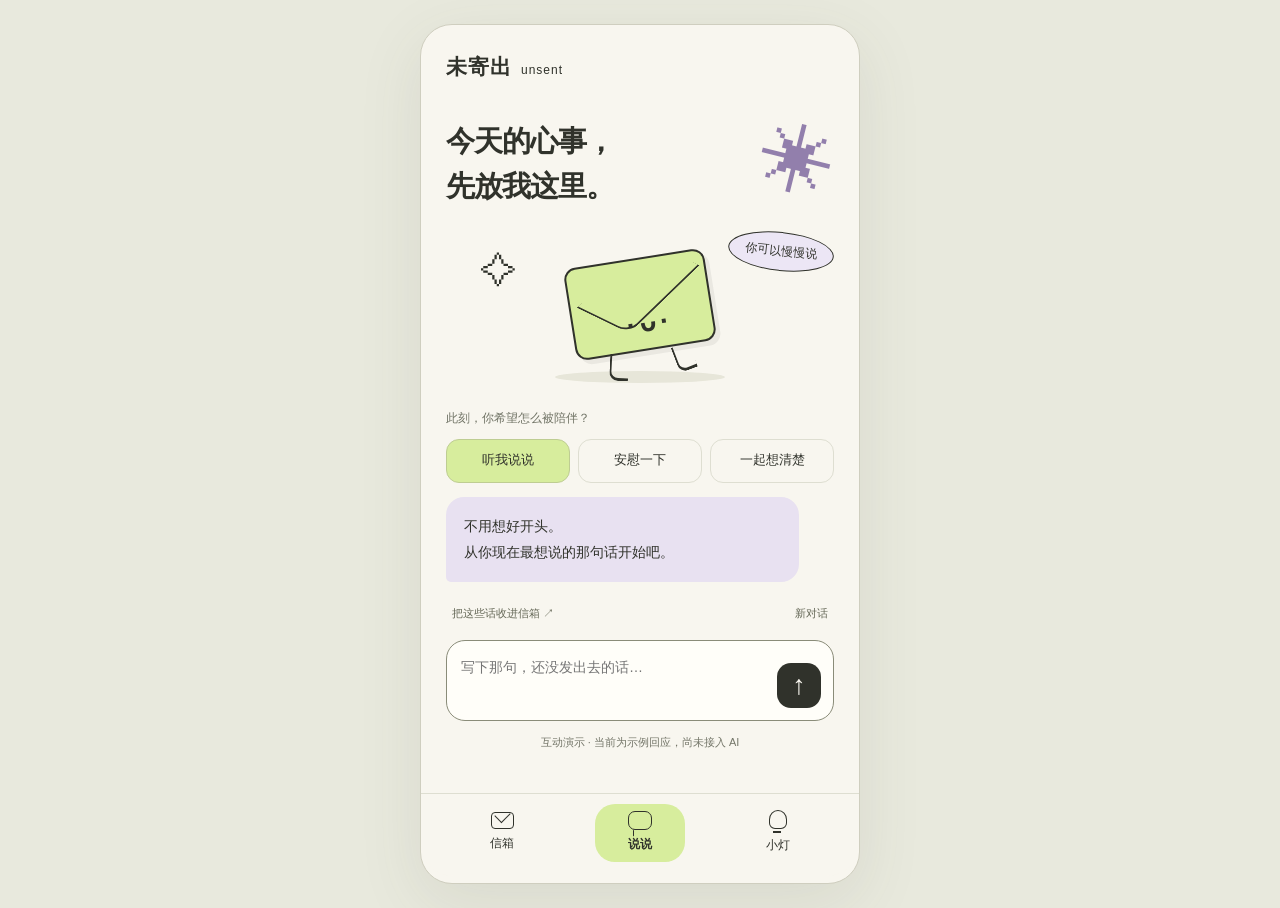
<file: index.html>
<!doctype html>
<html lang="zh-CN"><head><meta charset="UTF-8"><meta name="viewport" content="width=device-width,initial-scale=1,viewport-fit=cover"><meta name="theme-color" content="#f8f6ef"><title>未寄出 · 给心事一个落脚处</title><link rel="stylesheet" href="mobile.css?v=3"></head>
<body><main class="phone"><header class="brand"><a href="#talk" aria-label="未寄出，回到说说">未寄出<span>unsent</span></a></header>
<section id="mail" class="page" aria-labelledby="mail-title" hidden><div class="title-row"><h1 id="mail-title">有些话，<br>不必送达<span class="ink-star">✳</span></h1><div class="stamp">只属于你<br><b>私人信箱</b></div></div><div class="mail-art" aria-hidden="true"><div class="paper-slip">亲爱的自己：<br>不用今天就想明白。</div><div class="envelope peach"><span class="face">·ᴗ·</span></div></div><button class="primary wide" id="new-letter">＋ 写一封新信</button><div class="section-label"><h2>我的信件</h2><span id="letter-count">0 封</span></div><div class="filters" aria-label="筛选信件"><button class="active" data-filter="all" aria-pressed="true">全部</button><button data-filter="saved" aria-pressed="false">未寄出</button><button data-filter="draft" aria-pressed="false">草稿</button></div><div id="letter-list"></div></section>
<section id="talk" class="page" aria-labelledby="talk-title"><div class="title-row"><h1 id="talk-title">今天的心事，<br>先放我这里。</h1><span class="flower" aria-hidden="true">✳</span></div><div class="companion-scene" aria-hidden="true"><span class="scene-note">你可以慢慢说</span><div class="envelope green"><span class="face">·ᴗ·</span><span class="leg left"></span><span class="leg right"></span></div><span class="scene-spark">✧</span><span class="scene-line"></span></div><div class="mode-title">此刻，你希望怎么被陪伴？</div><div class="modes" role="group" aria-label="陪伴方式"><button class="active" data-mode="listen" aria-pressed="true">听我说说</button><button data-mode="comfort" aria-pressed="false">安慰一下</button><button data-mode="clarify" aria-pressed="false">一起想清楚</button></div><div id="messages" aria-live="polite" aria-relevant="additions"><div class="message assistant">不用想好开头。<br>从你现在最想说的那句话开始吧。</div></div><div class="chat-tools"><button id="save-chat">把这些话收进信箱 ↗</button><button id="reset-chat">新对话</button></div><form id="chat-form" class="composer"><label class="sr-only" for="message">写下你想说的话</label><textarea id="message" rows="2" placeholder="写下那句，还没发出去的话…" maxlength="8000" required></textarea><button class="send" type="submit" aria-label="发送消息">↑</button></form><p class="footnote demo-note">互动演示 · 当前为示例回应，尚未接入 AI</p></section>
<section id="calendar" class="page" aria-label="小灯日历" hidden><div class="title-row"><h1>给自己留盏灯，<br>也留一点时间。</h1><span class="bulb-doodle" aria-hidden="true"><i class="bulb-glass"></i><i class="bulb-filament"></i><i class="bulb-base"></i></span></div><div id="calendar-mount"></div></section>
<nav class="bottom-nav" aria-label="主导航"><a href="#mail" data-page="mail"><span aria-hidden="true" class="nav-envelope"></span><span>信箱</span></a><a href="#talk" data-page="talk" class="active" aria-current="page"><span aria-hidden="true" class="nav-chat"></span><span>说说</span></a><a href="#calendar" data-page="calendar"><span aria-hidden="true" class="nav-light"></span><span>小灯</span></a></nav></main>
<dialog id="letter-dialog"><form id="letter-form"><div class="dialog-heading"><h2>写一封未寄出的信</h2><button type="button" id="close-letter" aria-label="关闭并保存草稿">×</button></div><label for="letter-title">信的名字</label><input id="letter-title" maxlength="80" placeholder="给今晚的自己"><label for="letter-body">想留下的话</label><textarea id="letter-body" rows="9" maxlength="20000" placeholder="亲爱的…"></textarea><p class="footnote">关闭时会保留为草稿。保存的信件也可以继续编辑。</p><button class="primary wide" type="submit">收进信箱</button></form></dialog><div id="toast" class="toast" role="status"></div><script src="lights.js?v=2"></script><script src="mobile.js"></script></body></html>
</file>
<file: mobile.css>
:root{--paper:#f8f6ef;--ink:#30322b;--muted:#707365;--green:#d7ed9d;--purple:#dfd9ef;--line:#deded1;--yellow:#f7e5a4}*{box-sizing:border-box}body{margin:0;background:#e8e9dd;color:var(--ink);font-family:"Microsoft YaHei","PingFang SC",sans-serif;font-size:14px;line-height:1.6}button,input,textarea{font:inherit;color:inherit}button,a{-webkit-tap-highlight-color:transparent}button{cursor:pointer;min-height:44px;border:0;background:none}a{color:inherit;text-decoration:none}button:focus-visible,a:focus-visible,input:focus-visible,textarea:focus-visible,summary:focus-visible{outline:3px solid #66613d;outline-offset:3px}button:disabled{opacity:.4;cursor:default}.phone{max-width:440px;min-height:100dvh;margin:auto;background:var(--paper);position:relative;overflow:hidden}.brand{display:flex;align-items:center;justify-content:space-between;padding:25px 25px 17px}.brand a{font-weight:900;font-size:21px;letter-spacing:1px}.brand a span{font-size:12px;font-weight:400;letter-spacing:1px;margin-left:9px}.brand-note{color:var(--muted);font-size:11px}.page{padding:18px 25px 120px;min-height:calc(100dvh - 80px)}[hidden]{display:none!important}.eyebrow{font-size:12px;color:var(--muted);letter-spacing:1px;margin-bottom:12px}.title-row{display:flex;align-items:center;justify-content:space-between;position:relative}h1{font-size:29px;font-weight:800;line-height:1.55;letter-spacing:-1px;margin:0}h2{font-size:17px;margin:0}.flower{font-size:74px;color:#927fac;line-height:1;transform:rotate(14deg)}.companion-scene{height:173px;position:relative;display:flex;align-items:center;justify-content:center;margin:10px 0 8px}.envelope{position:relative;width:142px;height:93px;border:2px solid var(--ink);border-radius:12px;transform:rotate(-9deg);background:var(--green);box-shadow:4px 5px 0 #30322b12}.envelope:before{content:"";position:absolute;top:-1px;left:21px;width:96px;height:53px;border-bottom:2px solid var(--ink);border-left:2px solid var(--ink);transform:rotate(-35deg) skew(20deg);border-radius:0 0 0 13px}.face{position:absolute;left:48px;top:43px;font-size:28px;font-family:monospace;font-weight:bold}.leg{position:absolute;bottom:-28px;height:27px;border-left:2px solid var(--ink);width:19px;border-bottom:3px solid var(--ink);border-radius:0 0 0 9px}.leg.left{left:29px;transform:rotate(12deg)}.leg.right{right:24px;transform:rotate(-12deg)}.scene-note{position:absolute;right:0;top:14px;transform:rotate(6deg);border:1px solid var(--ink);border-radius:50%;padding:9px 16px;background:#ece6f5;font-size:12px;z-index:1}.scene-spark{position:absolute;font-size:36px;left:35px;top:25px}.scene-line{position:absolute;bottom:8px;width:170px;height:12px;background:#e7e6d9;border-radius:50%;z-index:0}.companion-scene .envelope{z-index:1}.mode-title{font-size:12px;color:var(--muted);margin:18px 0 10px}.modes,.filters{display:flex;gap:8px}.modes button{flex:1;padding:9px 5px;font-size:13px;border:1px solid var(--line);border-radius:13px}.modes button.active{background:var(--green);border-color:#becd92}.message{padding:16px 18px;border-radius:18px;max-width:91%;white-space:pre-wrap;overflow-wrap:anywhere;line-height:1.9;margin-top:14px}.message.assistant{background:#e8e1f1;border-bottom-left-radius:5px}.message.user{background:#e2ecbe;margin-left:auto;border-bottom-right-radius:5px}.chat-tools{display:flex;justify-content:space-between;margin-top:10px}.chat-tools button{font-size:11px;color:#636655;text-align:left}.composer{display:flex;border:1.5px solid #8a8c79;border-radius:19px;padding:12px;background:#fffef9;align-items:flex-end;gap:10px;margin-top:4px}.composer textarea{width:100%;resize:none;background:transparent;border:0;min-height:55px;max-height:170px;font-size:14px;line-height:1.8}.send{flex:0 0 44px;background:var(--ink);color:var(--paper);font-size:27px;border-radius:14px}.footnote{font-size:11px;color:#747669;line-height:1.7}.demo-note{text-align:center;margin-top:12px}.bottom-nav{position:fixed;bottom:0;left:50%;transform:translateX(-50%);width:min(100%,440px);background:#f8f6eff5;display:flex;justify-content:space-around;border-top:1px solid var(--line);padding:10px 12px max(14px,env(safe-area-inset-bottom));z-index:10}.bottom-nav a{width:90px;min-height:58px;display:flex;align-items:center;justify-content:center;flex-direction:column;gap:5px;font-size:12px;border-radius:20px}.bottom-nav a.active{background:var(--green);font-weight:bold}.nav-envelope{width:23px;height:17px;border:1.8px solid;border-radius:4px;position:relative}.nav-envelope:after{content:"";width:12px;height:9px;border-bottom:1.5px solid;border-left:1.5px solid;transform:rotate(-45deg);position:absolute;left:4px;top:-3px}.nav-chat{width:24px;height:19px;border:1.8px solid;border-radius:7px;position:relative}.nav-chat:after{content:"";position:absolute;left:4px;bottom:-5px;width:6px;height:6px;border-left:1.8px solid;transform:skewY(-35deg);background:inherit}.nav-light{width:18px;height:19px;border:1.8px solid;border-radius:50% 50% 6px 6px;position:relative;margin-bottom:2px}.nav-light:after{content:"";width:8px;border-bottom:2px solid;position:absolute;bottom:-5px;left:3px}.ink-star{display:inline-block;font-size:25px;color:#798246;margin-left:10px}.stamp{border:1px dashed #8a877c;padding:13px 9px;font-size:10px;line-height:1.8;text-align:center;transform:rotate(9deg);color:#666458}.stamp b{font-size:12px}.mail-art{height:180px;position:relative;margin-top:12px;background:#e4dfed;border-radius:27px 27px 65px 27px;overflow:hidden}.mail-art .envelope{position:absolute;left:calc(50% - 72px);top:55px;background:#f2c9ac;transform:rotate(6deg);width:150px}.paper-slip{position:absolute;left:calc(50% - 65px);top:19px;background:#fffdf2;width:135px;height:100px;transform:rotate(-7deg);padding:14px;font-size:12px;line-height:2;border:1px solid #c5bea8}.art-caption{position:absolute;bottom:10px;right:18px;font-size:11px;color:#656073}.primary{background:var(--green);border:1px solid #b9c98c;border-radius:15px;font-weight:bold;padding:12px 18px}.wide{width:100%;margin-top:16px}.section-label{display:flex;justify-content:space-between;align-items:center;margin:26px 0 12px}.section-label span{font-size:12px;color:var(--muted)}.filters button{padding:6px 18px;color:#696c5d;border-radius:20px;min-height:36px;font-size:12px}.filters .active{background:#e8e9dc;color:var(--ink)}.letter-card{display:block;width:100%;text-align:left;background:#f1ebd8;border-radius:6px 20px 20px 6px;padding:19px;margin-top:14px;border-left:4px solid #d8c781}.letter-card:nth-child(even){background:#e6ead7;border-left-color:#adbd80}.letter-card strong{display:block;font-size:16px;margin:7px 0}.letter-card small{font-size:11px;color:#6e705f}.letter-card p{font-size:12px;color:#626456;margin:7px 0;white-space:nowrap;overflow:hidden;text-overflow:ellipsis}.empty-mail{margin-top:18px;padding:22px 18px;border:1px dashed #babbaa;border-radius:15px;color:#747669;font-size:13px}.calendar-banner{margin:22px 0;background:var(--purple);padding:19px 16px;border-radius:21px;display:flex;align-items:center;justify-content:space-between;gap:10px}.calendar-banner b{font-size:13px}.calendar-banner p{font-size:11px;margin:6px 0 0;color:#666072}.little-house{width:46px;height:40px;background:#f7edc8;border:2px solid #4f4d43;position:relative;margin:15px 8px 0;flex-shrink:0}.little-house:before{content:"";position:absolute;width:35px;height:35px;background:#f7edc8;border-top:2px solid #4f4d43;border-left:2px solid #4f4d43;transform:rotate(45deg);top:-20px;left:3px}.little-house span{position:absolute;width:18px;height:21px;background:#e5b85b;left:12px;top:8px;border:2px solid #514b37}.sun-doodle{font-size:63px;color:#a58638}.lights-panel{width:100%;padding:19px 13px;background:#f1eddf;border:1px solid #e1dac3;border-radius:23px}.lights-panel>.lights-eyebrow,.lights-panel>h2,.lights-panel>p{display:none}.lights-toolbar{display:flex;align-items:center;justify-content:space-between;margin-bottom:12px}.lights-toolbar strong{font-size:16px}.lights-toolbar button{font-size:24px;width:44px}.lights-week,.lights-grid{display:grid;grid-template-columns:repeat(7,minmax(0,1fr));gap:3px}.lights-week span{text-align:center;font-size:11px;color:#747262;padding:7px 0}.lights-grid button{display:flex;flex-direction:column;align-items:center;justify-content:center;gap:9px;padding:5px 0;min-height:55px;border-radius:11px;border:1px solid transparent;font-size:12px}.lights-grid button[aria-pressed=true]{background:#fffbee;border-color:#a58d46}.lights-grid button[data-today=true]{font-weight:bold}.light{display:inline-block;width:11px;height:13px;border-radius:5px 5px 2px 2px;border:1px solid #80775b;flex-shrink:0}.light-bright{background:#ffe495;border-color:#b69439;box-shadow:0 0 9px 3px #ebbc4866}.light-medium{background:#d8bb69;border-color:#ab934f}.light-dim{background:#b4aa87;border-color:#958b69}.light-off{background:#92918a;border-color:#7c7b74}.light-empty{background:transparent;border:1px dashed #9c9887}.lights-legend{display:flex;flex-wrap:wrap;gap:10px 15px;font-size:10px;color:#666252;padding:18px 0}.lights-legend>span{display:flex;align-items:center;gap:5px}.lights-detail{border-top:1px dashed #cec7b0;padding-top:16px}.lights-detail h3{font-size:13px;margin:0 0 8px}.lights-count{display:flex;align-items:center;gap:8px;font-size:13px;margin-bottom:12px}.lights-actions{display:flex;gap:8px}.lights-actions button{border-radius:12px;padding:10px;font-size:12px;background:#fffaf0}.lights-actions .lights-primary{background:var(--green);flex:1}.lights-edit{margin-top:10px;font-size:11px;color:#69634f}.lights-edit summary{padding:12px 0;cursor:pointer}.lights-edit form{display:flex;flex-wrap:wrap;gap:8px}.lights-edit label{width:100%}.lights-edit input{width:80px;border:1px solid #aaa48e;background:#fffdf5;padding:8px;border-radius:9px}.lights-edit button{font-size:12px}.lights-status{font-size:11px;min-height:20px;margin-top:9px;color:#675b35}.lights-note{font-size:10px;color:#716a56;line-height:1.8;margin-bottom:0}dialog{width:min(92%,410px);border:1px solid #bbb9a8;border-radius:24px;background:var(--paper);padding:22px;color:var(--ink);max-height:85dvh}dialog::backdrop{background:#32372d66}.dialog-heading{display:flex;justify-content:space-between;align-items:center;margin-bottom:12px}.dialog-heading button{font-size:25px;width:44px}dialog label{display:block;font-size:12px;margin:13px 0 6px}dialog input,dialog textarea{width:100%;border:1px solid #c4c4b3;border-radius:12px;padding:12px;background:#fffdf5;resize:vertical}dialog textarea{line-height:1.9}.toast{position:fixed;left:50%;transform:translateX(-50%);bottom:105px;width:max-content;max-width:85%;padding:10px 18px;background:#343a2f;color:white;border-radius:13px;font-size:13px;z-index:30;opacity:0;pointer-events:none}.toast.visible{opacity:1}.sr-only{position:absolute;width:1px;height:1px;overflow:hidden;clip-path:inset(50%)}@media(min-width:600px){body{padding:24px}.phone{border:1px solid #cfcebf;border-radius:32px;box-shadow:0 18px 65px #4a50441a;min-height:calc(100dvh - 48px)}.bottom-nav{bottom:24px;border-radius:0 0 32px 32px;width:438px}.page{min-height:calc(100dvh - 125px)}}@media(max-width:360px){.brand{padding:20px}.page{padding-left:19px;padding-right:19px}h1{font-size:26px}.brand-note{font-size:10px}.lights-panel{padding:14px 9px}}@media(prefers-reduced-motion:no-preference){button,a{transition:background .18s ease,transform .18s ease}button:active{transform:translateY(1px)}.toast{transition:opacity .2s ease}}
/* Calendar heading: warm illustrated bulb and compact spacing. */
#calendar-mount{margin-top:22px}.bulb-doodle{position:relative;display:block;width:62px;height:76px;flex:0 0 62px;transform:rotate(10deg);margin-left:10px}.bulb-glass{position:absolute;left:8px;top:3px;width:46px;height:49px;background:#f7df8b;border:2px solid #786638;border-radius:48% 48% 43% 43%}.bulb-glass:before{content:"";position:absolute;left:8px;top:8px;width:9px;height:15px;border-left:3px solid #fff8de;border-radius:50%;transform:rotate(23deg)}.bulb-filament{position:absolute;left:25px;top:32px;width:13px;height:25px;border-left:2px solid #94773d;border-right:2px solid #94773d;transform:perspective(30px) rotateX(-15deg)}.bulb-filament:before{content:"";position:absolute;left:0;top:-3px;width:9px;height:8px;border-bottom:2px solid #94773d;border-radius:0 0 50% 50%}.bulb-base{position:absolute;left:21px;top:51px;width:21px;height:17px;border:2px solid #786638;border-radius:2px 2px 7px 7px;background:repeating-linear-gradient(to bottom,#d0c1a0 0 4px,#89784e 4px 5px)}.bulb-base:after{content:"";position:absolute;bottom:-5px;left:5px;width:7px;height:3px;background:#786638;border-radius:0 0 4px 4px}
/* Fit the calendar to one viewport, keeping all controls visible. */
.phone:has(#calendar:not([hidden])){height:100dvh;min-height:0;display:flex;flex-direction:column}.phone:has(#calendar:not([hidden])) .brand{flex-shrink:0;padding-top:18px;padding-bottom:12px}#calendar.page{flex:1;min-height:0;display:flex;flex-direction:column;padding-top:8px;padding-bottom:calc(92px + env(safe-area-inset-bottom));overflow:hidden}#calendar .title-row{flex-shrink:0}#calendar h1{font-size:25px;line-height:1.45}#calendar .bulb-doodle{transform:rotate(10deg) scale(.8);transform-origin:right center;height:66px}#calendar-mount{flex:1;min-height:0;margin-top:14px}#calendar .lights-panel{height:100%;display:flex;flex-direction:column;padding:12px 13px}#calendar .lights-toolbar{margin-bottom:2px;flex-shrink:0}#calendar .lights-week{flex-shrink:0}#calendar .lights-week span{padding:3px 0}#calendar .lights-grid{flex:1;min-height:0;grid-auto-rows:minmax(0,1fr);gap:2px}#calendar .lights-grid button{min-height:0;gap:5px;padding:2px 0}#calendar .lights-legend{padding:10px 0;gap:5px 12px;flex-shrink:0}#calendar .lights-detail{padding-top:9px;flex-shrink:0}#calendar .lights-detail h3{margin:0 0 5px}#calendar .lights-count{margin-bottom:8px}#calendar .lights-status{min-height:0;margin-top:0}#calendar .lights-status:not(:empty){margin-top:5px;font-size:10px}#calendar .lights-actions button{padding:8px;min-height:44px}@media(min-width:600px){.phone:has(#calendar:not([hidden])){height:calc(100dvh - 48px)}}@media(max-height:700px){#calendar h1{font-size:22px}#calendar .title-row{min-height:48px}#calendar .bulb-doodle{height:52px;transform:rotate(10deg) scale(.65);transform-origin:right top}#calendar-mount{margin-top:8px}#calendar .lights-panel{padding:8px 11px}#calendar .lights-legend{padding:6px 0;font-size:9px}#calendar .lights-detail h3{display:inline-block;margin-right:10px;font-size:11px}#calendar .lights-count{display:inline-flex;font-size:11px;margin-bottom:5px}#calendar .lights-grid button{gap:3px;font-size:11px}#calendar .lights-grid .light{height:10px;width:9px}.phone:has(#calendar:not([hidden])) .brand{padding-top:10px;padding-bottom:6px}}
</file>
